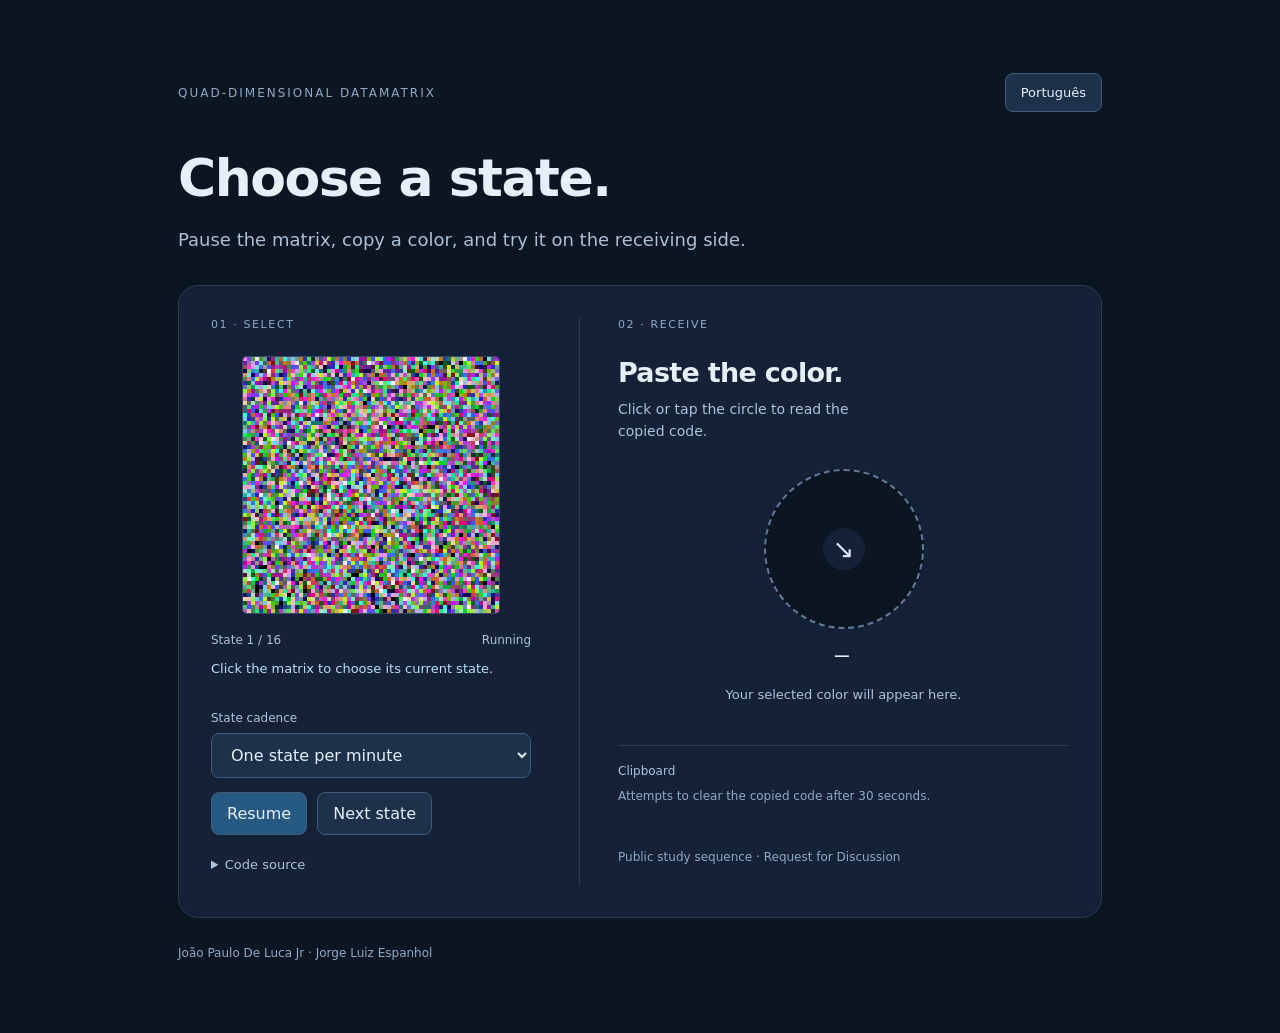
<file: examples/index.html>
<!doctype html>
<!--
SPDX-FileCopyrightText: 2026 Cecil-IA Labs
SPDX-License-Identifier: MIT

Author: João Paulo De Luca Jr.; Jorge Luiz Espanhol
Organization: Cecil-IA Labs
Project: Quad-Dimensional DataMatrix

AI-assisted development:
OpenAI ChatGPT and Codex were used as development tools.
Human-directed development and integration.
No OpenAI sponsorship, affiliation, or endorsement is implied.

License: See the repository LICENSE file and SPDX identifier above.
-->

<html lang="en">
<head>
<meta charset="utf-8"><meta name="viewport" content="width=device-width,initial-scale=1">
<title>Quad-Dimensional DataMatrix · State viewer</title>
<link rel="stylesheet" href="viewer.css">
</head>
<body>
<main>
  <header><span class="eyebrow">QUAD-DIMENSIONAL DATAMATRIX</span><button id="language" type="button">Português</button></header>
  <h1 data-i18n="title">Choose a state.</h1>
  <p class="intro" data-i18n="intro">Pause the matrix, copy a color, and try it on the receiving side.</p>
  <section class="workspace">
    <div class="matrix-panel">
      <span class="step" data-i18n="selectStep">01 · Select</span>
      <div id="matrix-frame"><button id="matrix" type="button" aria-label="Pause and copy a six-character color"><img id="state-image" alt="Quad-Dimensional DataMatrix state" width="256" height="256"></button></div>
      <div class="state-line"><span id="state-label"></span><span id="mode-label"></span></div>
      <p id="status" role="status" aria-live="polite"></p>
      <div id="manual-copy" hidden>
        <label for="code" data-i18n="manualCode">Copy this code</label>
        <input id="code" readonly maxlength="6" spellcheck="false" autocomplete="off">
      </div>
      <label for="period" data-i18n="cadence">State cadence</label>
      <select id="period"><option value="60000" data-i18n="minute">One state per minute</option><option value="1000" data-i18n="second">One state per second</option><option value="125" data-i18n="fast">Eight states per second</option></select>
      <div class="buttons"><button id="resume" type="button" data-i18n="resume">Resume</button><button id="next" type="button" data-i18n="next">Next state</button></div>
      <details class="source-settings">
        <summary data-i18n="codeSource">Code source</summary>
        <label for="source" data-i18n="module">Selected module</label>
        <select id="source"><option value="first" data-i18n="first">First module · (0, 0)</option><option value="last" data-i18n="last">Last module · (63, 63)</option><option value="coordinates" data-i18n="coordinates">Choose coordinates</option></select>
        <div id="coordinates" class="coordinates" hidden>
          <label for="source-x">X<input id="source-x" type="number" min="0" max="63" step="1" value="0" inputmode="numeric"></label>
          <label for="source-y">Y<input id="source-y" type="number" min="0" max="63" step="1" value="0" inputmode="numeric"></label>
        </div>
      </details>
    </div>
    <div class="receiver-panel">
      <span class="step" data-i18n="receiveStep">02 · Receive</span>
      <h2 data-i18n="receiveTitle">Paste the color.</h2>
      <p class="receiver-intro" data-i18n="receiveIntro">Click or tap the circle to read the copied code.</p>
      <button id="paste-target" type="button" aria-label="Paste the copied color"><span id="target-symbol" aria-hidden="true">↘</span></button>
      <output id="received-code" aria-live="polite">—</output>
      <p id="paste-status" role="status" aria-live="polite"></p>
      <div id="manual-paste" hidden>
        <label for="paste-code" data-i18n="pasteCode">Paste or enter six hexadecimal characters</label>
        <input id="paste-code" maxlength="7" placeholder="F519DA" spellcheck="false" autocomplete="off" autocapitalize="characters" aria-describedby="paste-status">
      </div>
      <div class="clipboard-note">
        <span class="small-label" data-i18n="clipboard">Clipboard</span>
        <p id="clipboard-status" role="status" aria-live="polite"></p>
        <button id="clear-clipboard" type="button" hidden data-i18n="clearNow">Clear copied code</button>
      </div>
      <p class="note" data-i18n="note">Public study sequence · Request for Discussion</p>
    </div>
  </section>
  <footer>João Paulo De Luca Jr · Jorge Luiz Espanhol</footer>
</main>
<script type="module" src="viewer.js"></script>
</body></html>
</file>
<file: examples/viewer.css>
/*
 * SPDX-FileCopyrightText: 2026 Cecil-IA Labs
 * SPDX-License-Identifier: MIT
 *
 * Author: João Paulo De Luca Jr.; Jorge Luiz Espanhol
 * Organization: Cecil-IA Labs
 * Project: Quad-Dimensional DataMatrix
 *
 * AI-assisted development:
 * OpenAI ChatGPT and Codex were used as development tools.
 * Human-directed development and integration.
 * No OpenAI sponsorship, affiliation, or endorsement is implied.
 *
 * License: See the repository LICENSE file and SPDX identifier above.
 */

:root{color-scheme:dark;font-family:Inter,system-ui,sans-serif;background:#0C1522;color:#E6EFF8}
*{box-sizing:border-box}[hidden]{display:none!important}body{margin:0}main{max-width:980px;margin:5vh auto;padding:28px}
header{display:flex;justify-content:space-between;align-items:center;gap:20px}.eyebrow{font-size:12px;letter-spacing:2px;color:#8EAAC6}
h1{font-size:clamp(32px,5vw,52px);margin:36px 0 12px;letter-spacing:-1.5px}.intro{color:#AAC0D6;max-width:640px;font-size:18px;line-height:1.6}
.workspace{display:grid;grid-template-columns:320px minmax(0,1fr);gap:48px;margin-top:30px;padding:32px;background:#142136;border:1px solid #2A3C54;border-radius:20px}
.step{display:block;color:#8EAAC6;text-transform:uppercase;font-size:11px;letter-spacing:1.6px;margin-bottom:26px}
#matrix-frame{width:256px;height:256px;margin:auto;border-radius:4px;box-shadow:0 0 0 1px #354C66;transition:box-shadow .25s}
#matrix-frame.highlight{box-shadow:0 0 0 12px var(--selected-color)}
#matrix{display:block;width:256px;height:256px;padding:0;overflow:hidden;border:0;border-radius:4px;cursor:pointer}
#state-image{display:block;image-rendering:pixelated}button,select,input{font:inherit;border:1px solid #425B78;border-radius:8px;color:#E6EFF8;background:#1D314B;padding:11px 15px}
button,select{cursor:pointer}button{-webkit-tap-highlight-color:transparent}button:hover{background:#294464}button:focus-visible,select:focus-visible,input:focus-visible,summary:focus-visible{outline:2px solid #7EBCEB;outline-offset:4px}
#language{font-size:13px}label,.small-label{display:block;font-size:12px;color:#ABC3DB;margin:0 0 8px}select{width:100%}.buttons{display:flex;gap:10px;margin-top:14px}#resume{background:#275A82}
.state-line{display:flex;justify-content:space-between;font-size:12px;margin-top:20px;color:#ABC3DB}
#status{min-height:40px;font-size:13px;line-height:1.5;color:#B9DFFC;margin:12px 0}
.source-settings{margin-top:22px;font-size:13px;color:#ABC3DB}.source-settings summary{cursor:pointer;min-height:28px}.source-settings[open] summary{margin-bottom:10px}
.coordinates{display:grid;grid-template-columns:1fr 1fr;gap:12px;margin-top:14px}.coordinates input{display:block;width:100%;margin-top:6px}
h2{font-size:27px;letter-spacing:-.7px;margin:0 0 10px}.receiver-intro{font-size:14px;color:#ABC3DB;line-height:1.6;margin:0;max-width:270px}
.receiver-panel{border-left:1px solid #2A3C54;padding-left:38px;min-width:0}
#paste-target{display:flex;align-items:center;justify-content:center;width:160px;height:160px;border:2px dashed #607B99;border-radius:50%;padding:0;margin:26px auto 14px;background:#0C1522;transition:transform .2s}
#paste-target:hover{transform:scale(1.035);border-color:#B9DFFC}#paste-target.received{background:var(--received-color);border:2px solid var(--received-color)}
#target-symbol{display:flex;align-items:center;justify-content:center;width:42px;height:42px;border-radius:50%;font-size:26px;background:#142136;color:#D8E9F9}
#received-code{display:block;text-align:center;font-family:ui-monospace,monospace;font-size:23px;letter-spacing:3px;min-height:30px}
#paste-status{min-height:42px;color:#ABC3DB;font-size:13px;line-height:1.6;text-align:center;margin:12px 0 18px}#paste-status[data-kind="success"]{color:#A4E8C1}#paste-status[data-kind="error"]{color:#FFB4AE}
#manual-copy,#manual-paste{margin:12px 0 18px}#code,#paste-code{width:100%;font-family:ui-monospace,monospace;font-size:18px;letter-spacing:3px;text-transform:uppercase}
.clipboard-note{border-top:1px solid #2A3C54;margin-top:18px;padding-top:18px}.clipboard-note p{font-size:12px;line-height:1.7;color:#8EAAC6;min-height:40px;margin:0}.clipboard-note button{font-size:12px;margin:10px 0 0;padding:8px 12px}
.note,footer{font-size:12px;color:#8EAAC6}.note{line-height:1.6;margin-top:22px}footer{margin-top:28px}
@media(prefers-reduced-motion:reduce){#matrix-frame,#paste-target{transition:none}#paste-target:hover{transform:none}}
@media(max-width:740px){main{margin:0 auto;padding:20px}.workspace{grid-template-columns:minmax(0,1fr);gap:30px;padding:22px}.matrix-panel{max-width:320px;width:100%;margin:auto}.receiver-panel{border-left:0;border-top:1px solid #2A3C54;padding:26px 0 0}.receiver-intro{max-width:none}h1{margin-top:32px}.step{margin-bottom:22px}}
@media(max-width:350px){main{padding:12px}.workspace{padding:18px 10px}.eyebrow{font-size:10px;letter-spacing:1px}}
</file>
